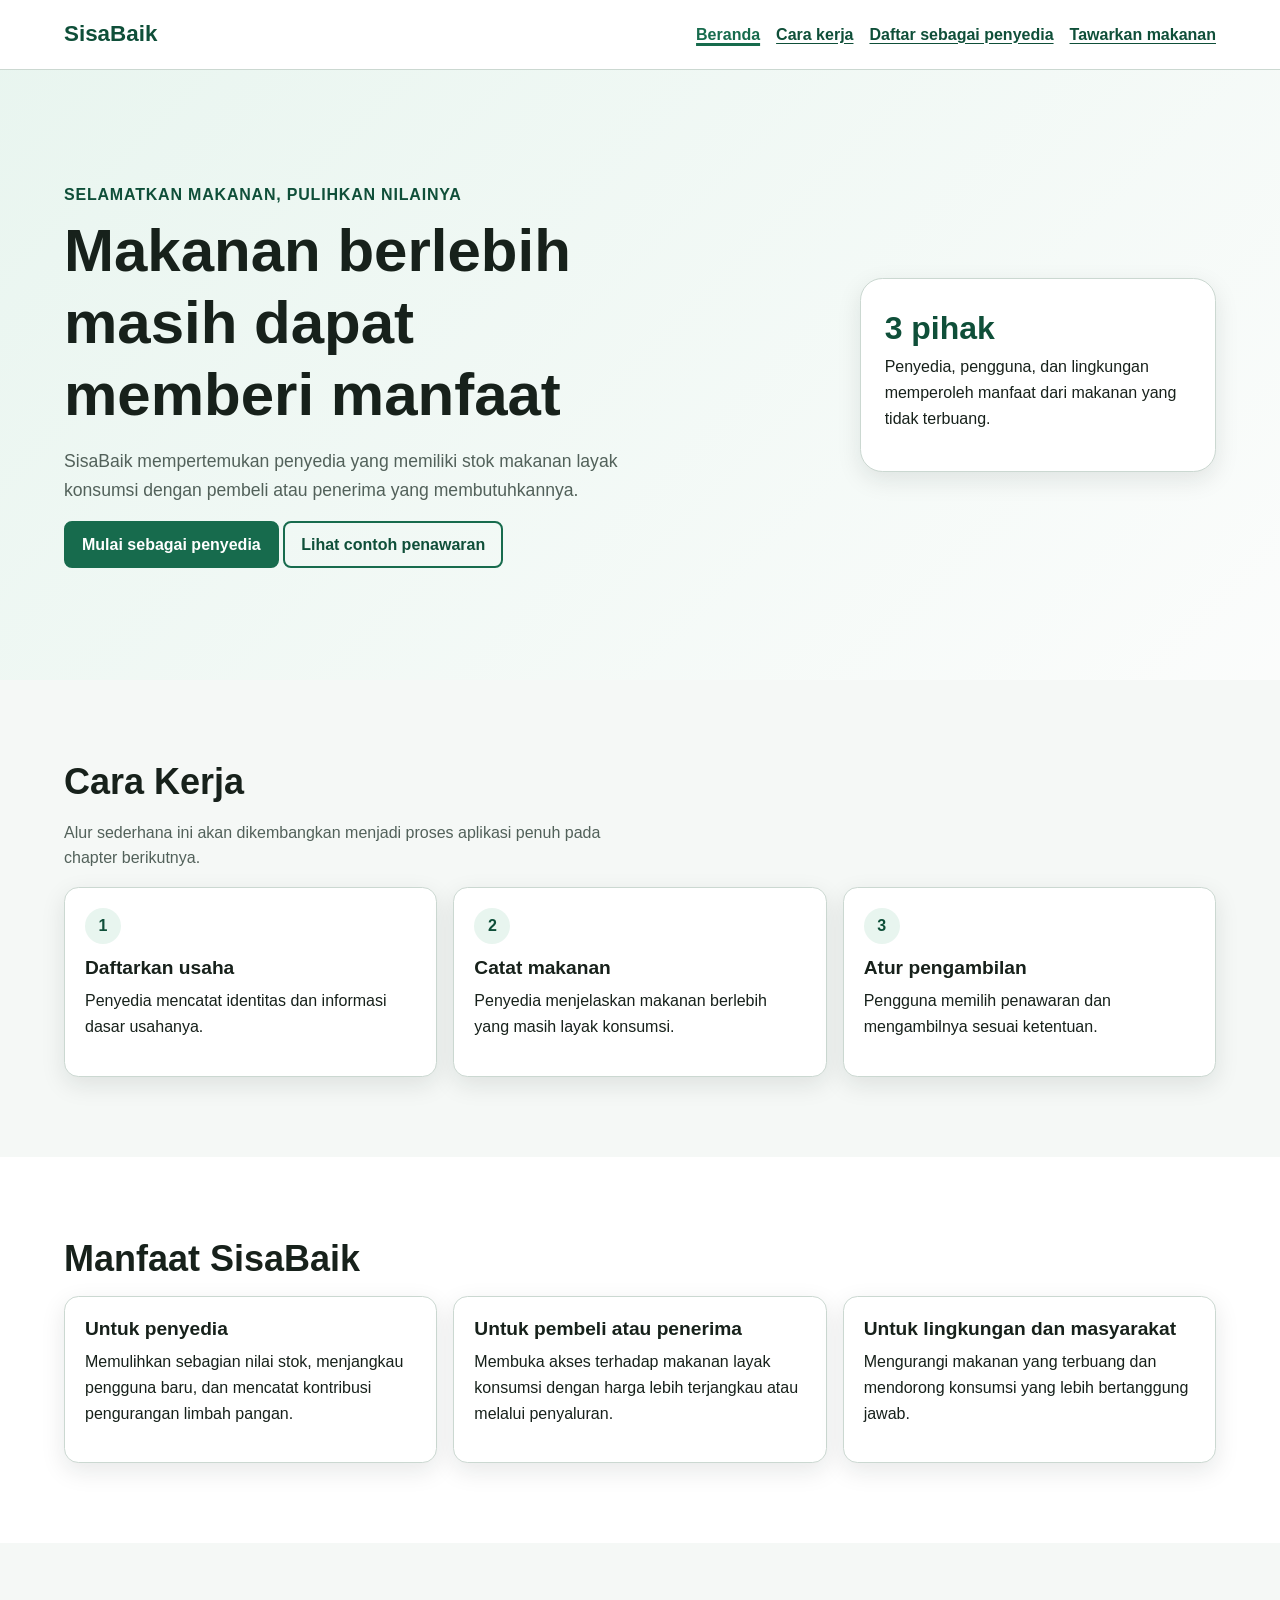
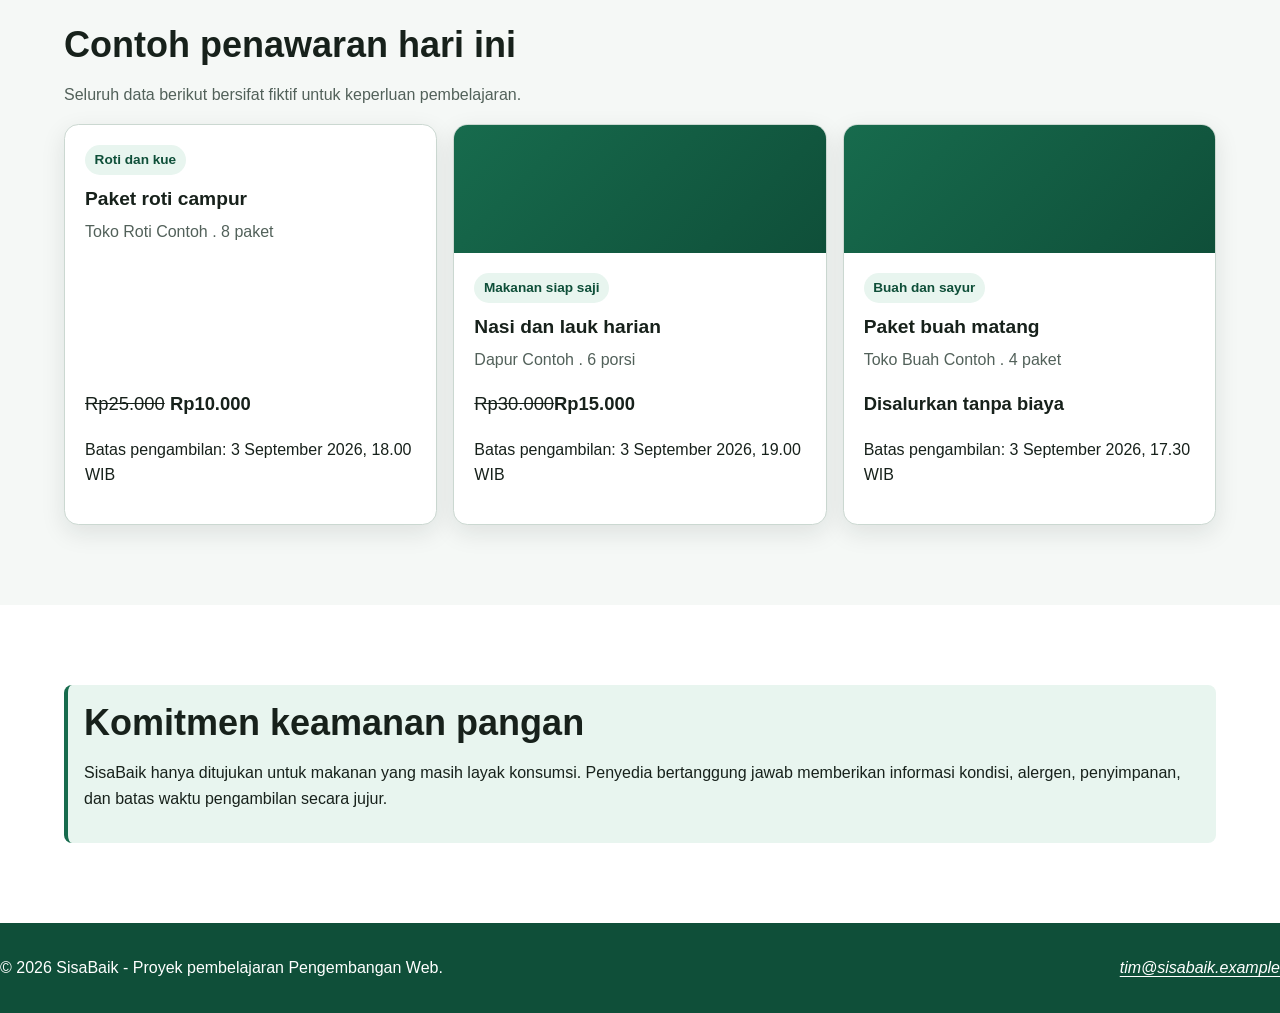
<file: index.html>
<!doctype html>
<html lang="id">
    <head>
        <meta charset="utf-8">
    <meta name="viewport" content="width=device-width, initial-scale=1">
    <meta name="description" content="SisaBaik membantu penyedia menawarkan makanan berlebih agar tetap bernilai, terjangkau, dan tidak terbuang.">
    <title>Beranda | SisaBaik</title>
    <link rel="stylesheet" href="styles.css">
</head>
<body>
    <a class="skip-link" href="#konten-utama">Lewati ke konten utama</a>

    <header class="site-header">
        <div class="container header-layout">
            <p class="brand">SisaBaik</p>
            <nav aria-label="Navigasi utama">
                <ul class="nav-list">
                    <li><a href="index.html" aria-current="page">Beranda</a></li>
                    <li><a href="#cara-kerja">Cara kerja</a></li>
                    <li><a href="daftar-penyedia.html">Daftar sebagai penyedia</a></li>
                    <li><a href="tawarkan-makanan.html">Tawarkan makanan</a></li>
                </ul>
            </nav>
        </div>
</header>

<main id="konten-utama" tabindex="-1">
    <section class="hero" aria-labelledby="judul-utama">
        <div class="container hero-layout">
            <div>
                <p class="eyebrow">Selamatkan makanan, pulihkan nilainya</p>
                <h1 id="judul-utama">Makanan berlebih masih dapat memberi manfaat</h1>
                <p class="lead">SisaBaik mempertemukan penyedia yang memiliki stok makanan layak konsumsi dengan pembeli
                atau penerima yang membutuhkannya.</p>
                <div class="button-group">
                    <a class="button" href="daftar-penyedia.html">Mulai sebagai penyedia</a>
                    <a class="button button-secondary" href="#penawaran-contoh">Lihat contoh penawaran</a>
                </div>
            </div>
            <aside class="hero-panel" aria-label="Ringkasan manfaat SisaBaik">
                <strong>3 pihak</strong>
                <p>Penyedia, pengguna, dan lingkungan memperoleh manfaat dari makanan yang tidak terbuang.</p>
            </aside>
        </div>
    </section>
    
    <section class="section" id="cara-kerja" aria-labelledby="judul-cara-kerja">
        <div class="container">
            <h2 id="judul-cara-kerja">Cara Kerja</h2>
            <p class="section-intro">Alur sederhana ini akan dikembangkan menjadi proses aplikasi penuh pada chapter berikutnya.</p>
            <div class="steps-grid">
                <article class="card">
                    <span class="step-number" aria=-hidden="true">1</span>
                    <h3>Daftarkan usaha</h3>
                    <p>Penyedia mencatat identitas dan informasi dasar usahanya.</p>
                </article>
                <article class="card">
                    <span class="step-number" aria-hidden="true">2</span>
                    <h3>Catat makanan</h3>
                    <p>Penyedia menjelaskan makanan berlebih yang masih layak konsumsi.</p>
                </article>
                <article class="card">
                    <span class="step-number" aria-hidden="true">3</span>
                    <h3>Atur pengambilan</h3>
                    <p>Pengguna memilih penawaran dan mengambilnya sesuai ketentuan.</p>
                </article>
            </div>
        </div> 
    </section>

    <section class="section section-alt" aria-labelledby="judul-manfaat">
        <div class="container">
            <h2 id="judul-manfaat">Manfaat SisaBaik</h2>
            <div class="benefit-grid">
                <article class="card">
                    <h3>Untuk penyedia</h3>
                    <p>Memulihkan sebagian nilai stok, menjangkau pengguna baru, dan mencatat kontribusi pengurangan limbah pangan.</p>
                </article>
                <article class="card">
                    <h3>Untuk pembeli atau penerima</h3>
                    <p>Membuka akses terhadap makanan layak konsumsi dengan harga lebih terjangkau atau melalui penyaluran.</p>
                </article>
                <article class="card">
                    <h3>Untuk lingkungan dan masyarakat</h3>
                    <p>Mengurangi makanan yang terbuang dan mendorong konsumsi yang lebih bertanggung jawab.</p>
                </article>
            </div>
        </div>
    </section>

    <section class="section" id="penawaran-contoh" aria-labelledby="judul-penawaran">
        <div class="container">
            <h2 id="judul-penawaran">Contoh penawaran hari ini</h2>
            <p class="section-intro">Seluruh data berikut bersifat fiktif untuk keperluan pembelajaran.</p>
            <div class="offer-grid">
                <article class="offer-card">
                    <div class="offer-card_visual" aria hidden="true"></div>
                    <div class="offer-card_content">
                        <span class="badge">Roti dan kue</span>
                        <h3>Paket roti campur</h3>
                        <p class="offer-card_meta">Toko Roti Contoh . <data value="8">8 paket</data></p>
                        <p class="offer-card_price"><del>Rp25.000</del> <strong>Rp10.000</strong></p>
                        <p>Batas pengambilan: <time datetime="2026-09-03T18:00+07:00">3 September 2026, 18.00 WIB</time></p>
                    </div>
                </article>
                <article class="offer-card">
                    <div class="offer-card_visual" aria-hidden="true"></div>
                    <div class="offer-card_content">
                        <span class="badge">Makanan siap saji</span>
                        <h3>Nasi dan lauk harian</h3>
                        <p class="offer-card_meta">Dapur Contoh . <data value="6">6 porsi</data></p>
                        <p class="offer-card_price"><del>Rp30.000</del><strong>Rp15.000</strong></p>
                        <p>Batas pengambilan: <time datetime="2026-09-03T19:00+07:00">3 September 2026, 19.00 WIB</time></p>
                    </div>
                </article>
                <article class="offer-card">
                    <div class="offer-card_visual" aria-hidden="true"></div>
                    <div class="offer-card_content">
                        <span class="badge">Buah dan sayur</span>
                        <h3>Paket buah matang</h3>
                        <p class="offer-card_meta">Toko Buah Contoh . <data value="4">4 paket</data></p>
                        <p class="offer-card_price"><strong>Disalurkan tanpa biaya</strong></p>
                        <p>Batas pengambilan: <time datetime="2026-09-03T17:30+07:00">3 September 2026, 17.30 WIB</time></p>
                    </div>
                </article>
            </div>
        </div>
    </section>

    <section class="section section-alt" aria-labelledby="judul-keamanan">
        <div class="container">
            <div class="notice">
            <h2 id="judul-keamanan">Komitmen keamanan pangan</h2>
            <p>SisaBaik hanya ditujukan untuk makanan yang masih layak konsumsi. Penyedia bertanggung jawab memberikan informasi kondisi, alergen, penyimpanan, dan batas waktu pengambilan secara jujur.</p>
            </div>
        </div>
    </section>
</main>

<footer class="site-footer">
    <div class="conteine footer-layout">
        <p>&copy; 2026 SisaBaik - Proyek pembelajaran Pengembangan Web.</p>
        <address><a href="mailto:tim@sisabaik.example">tim@sisabaik.example</a></address>
    </div>
</footer>
</body>
</html>
</file>
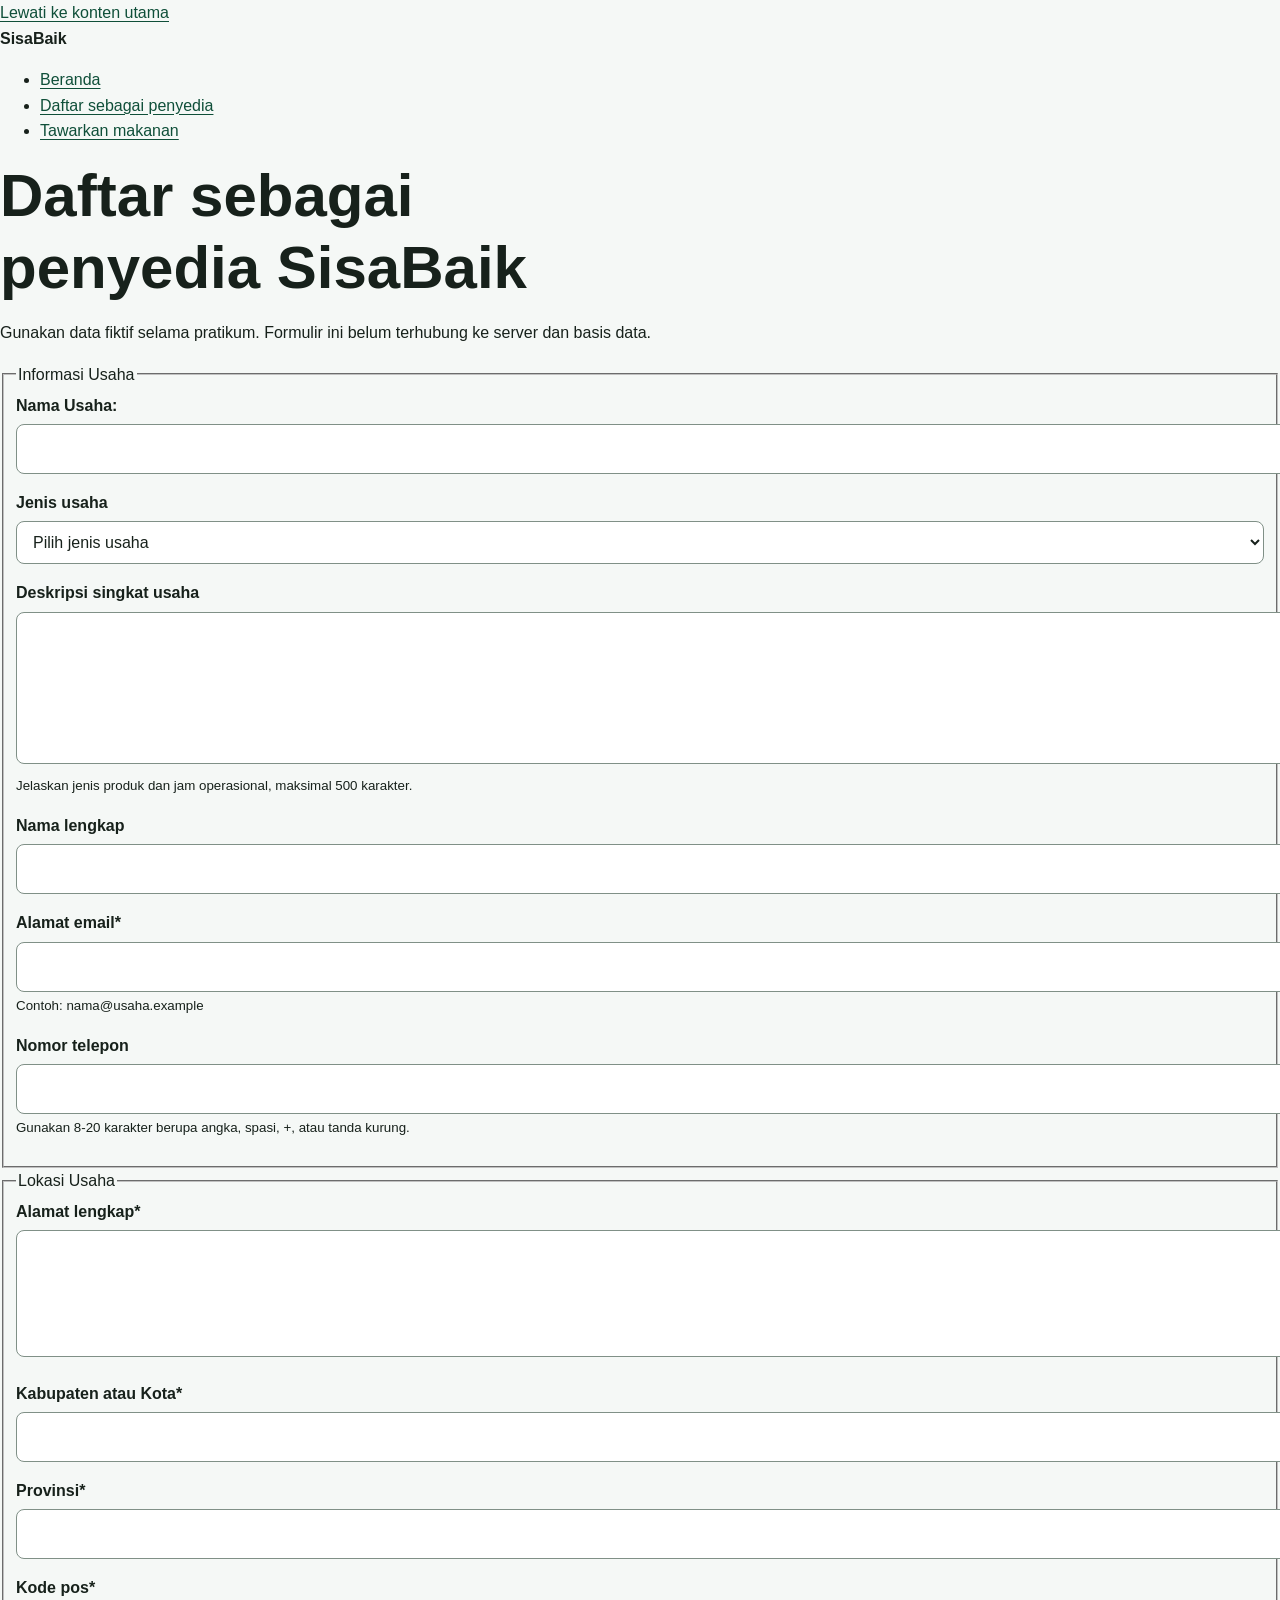
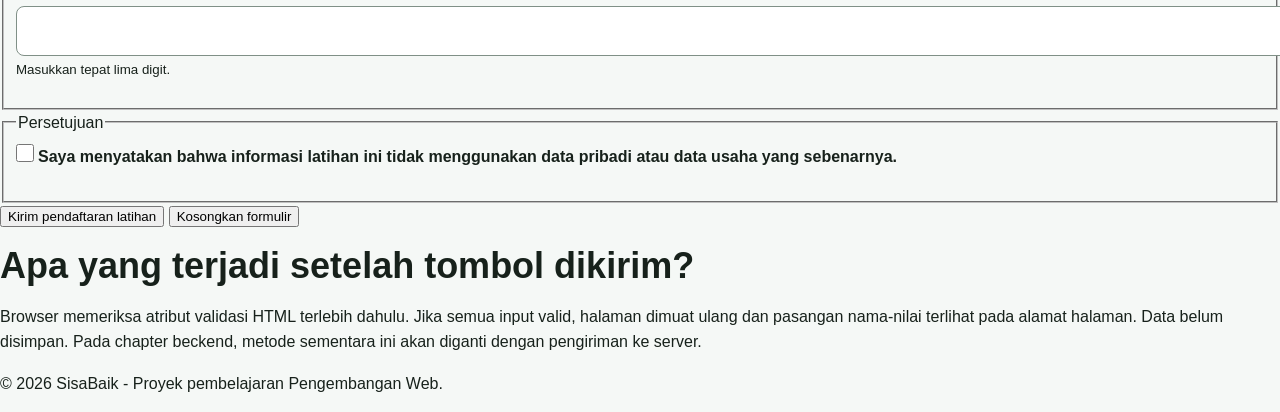
<file: daftar-penyedia.html>
<!doctype html>
<html lang="id">
    <head>
        <meta charset="utf-8">
        <meta name="viewport" content="width=device-width, initial-scale=1">
        <meta name="description" content="Formulir prototipe untuk mendaftarkan usaha sebagai penyedia makanan di SisaBaik.">
        <title>Daftar Penyedia | SisaBaik</title>
        <link rel="stylesheet" href="styles.css">
        <script src="app.js" defer></script>
    </head>
    <body>
        <a href="#konten-utama">Lewati ke konten utama</a>

        <header>
            <p><strong>SisaBaik</strong></p>
            <nav aria-label="Navigasi Utama">
                <ul>
                    <li><a href="index.html">Beranda</a></li>
                    <li><a href="daftar-penyedia.html" aria-current="page">Daftar sebagai penyedia</a></li>
                    <li><a href="tawarkan-makanan.html">Tawarkan makanan</a></li>
                </ul>
            </nav>
        </header>

        <main id="konten-utama" tabindex="-1">
            <h1>Daftar sebagai penyedia SisaBaik</h1>
                <p>
                    Gunakan data fiktif selama pratikum. Formulir ini belum terhubung ke server dan basis data.
                </p>
                <form action="daftar-penyedia.html" method="get" aria-describedby="petunjuk-wajib">
                    <fieldset>
                        <legend>Informasi Usaha</legend>
                        <p>
                            <label for="nama-usaha">Nama Usaha:</label><br>
                            <input type="text" id="nama-usaha" name="nama-usaha" autocomplete="organization" minlength="3" maxlength="100" required>
                        </p>
                        <p>
                            <label for="jenis-usaha">Jenis usaha</label><br>
                            <select id="jenis-usaha" name="jenis_usaha" required>
                                <option value="">Pilih jenis usaha</option>
                                <option value="restoran">Restoran</option>
                                <option value="toko-roti">Toko roti</option>
                                <option value="katering">Katering</option>
                                <option value="ritel">Toko ritel</option>
                                <option value="hotel">Hotel atau penginapan</option>
                                <option value="lainnya">Lainnya</option>
                            </select>
                        </p>
                        <p>
                            <label for="deskripsi-usaha">Deskripsi singkat usaha</label><br>
                            <textarea id="deskripsi-usaha" name="deskripsi_usaha" rows="5" maxlength="500" aria-describedby="bantuan-deskripsi"></textarea><br>
                            <small id="bantuan-deskripsi">Jelaskan jenis produk dan jam operasional, maksimal 500 karakter.</small>
                        </p>
                        <p>
                            <label for="nama-penanggung-jawab">Nama lengkap</label><br>
                            <input type="text" id="nama-penanggung-jawab" name="nama_penanggung_jawab" autocomplete="name" minlength="3" maxlength="100" required>
                        </p>
                        <p>
                            <label for="email">Alamat email*</label><br>
                            <input type="email" id="email" name="email" autocomplete="email" maxlength="254" aria-describedby="bantuan-email" required><br>
                            <small id="bantuan-email">Contoh: nama@usaha.example</small>
                        </p>
                        <p>
                            <label for="telepon">Nomor telepon</label><br>
                            <input type="tel" id="telepon" name="telepon" autocomplete="tel" inputmode="tel" pattern="[0-9+() ]{8,20}" aria-describedby="bantuan-telepon" required><br>
                            <small id="bantuan-telepon">Gunakan 8-20 karakter berupa angka, spasi, +, atau tanda kurung.</small>
                        </p>
                    </fieldset>

                    <fieldset>
                        <legend>Lokasi Usaha</legend>
                        <p>
                            <label for="alamat">Alamat lengkap*</label><br>
                            <textarea id="alamat" name="alamat" rows="4" autocomplete="street-address" minlength="10" maxlength="250" required></textarea>
                        </p>

                        <p> 
                            <label for="kota">Kabupaten atau Kota*</label><br>
                            <input type="text" id="kota" name="kota" autocomplete="address-level2"  maxlength="100" required>
                        </p>

                        <p>
                            <label for="provinsi">Provinsi*</label><br>
                            <input type="text" id="provinsi" name="provinsi" autocomplete="address-level1" maxlength="100" required>
                        </p>

                        <p>
                            <label for="kode-pos">Kode pos*</label><br>
                            <input type="text" id="kode-pos" name="kode_pos" autocomplete="postal-code" inputmode="numeric" pattern="[0-9]{5}" aria-describedby="bantuan-kode-pos" required><br>
                            <small id="bantuan-kode-pos">Masukkan tepat lima digit.</small>
                        </p>
                    </fieldset>

                    <fieldset>
                        <legend>Persetujuan</legend>
                        <p>
                            <input type="checkbox" id="persetujuan" name="persetujuan" value="setuju" required>
                            <label for="persetujuan">
                                Saya menyatakan bahwa informasi latihan ini tidak menggunakan data pribadi atau data usaha yang sebenarnya.</label>
                        </p>
                        </fieldset>

                        <p>
                            <button type="submit">Kirim pendaftaran latihan</button>
                            <button type="reset">Kosongkan formulir</button>
                        </p>
                </form> 

                <section aria-labelledby="catatan-prototipe">
                    <h2 id="catatan-prototipe">Apa yang terjadi setelah tombol dikirim?</h2>
                    <p>
                        Browser memeriksa atribut validasi HTML terlebih dahulu. Jika semua input valid, halaman dimuat ulang dan pasangan nama-nilai terlihat pada alamat halaman. Data belum disimpan. Pada chapter beckend, metode sementara ini akan diganti dengan pengiriman ke server.
                    </p>
                </section>
            </main>

            <footer>
                <p>&copy; 2026 SisaBaik - Proyek pembelajaran Pengembangan Web.</p>
            </footer>
    </body>
</html>
</file>
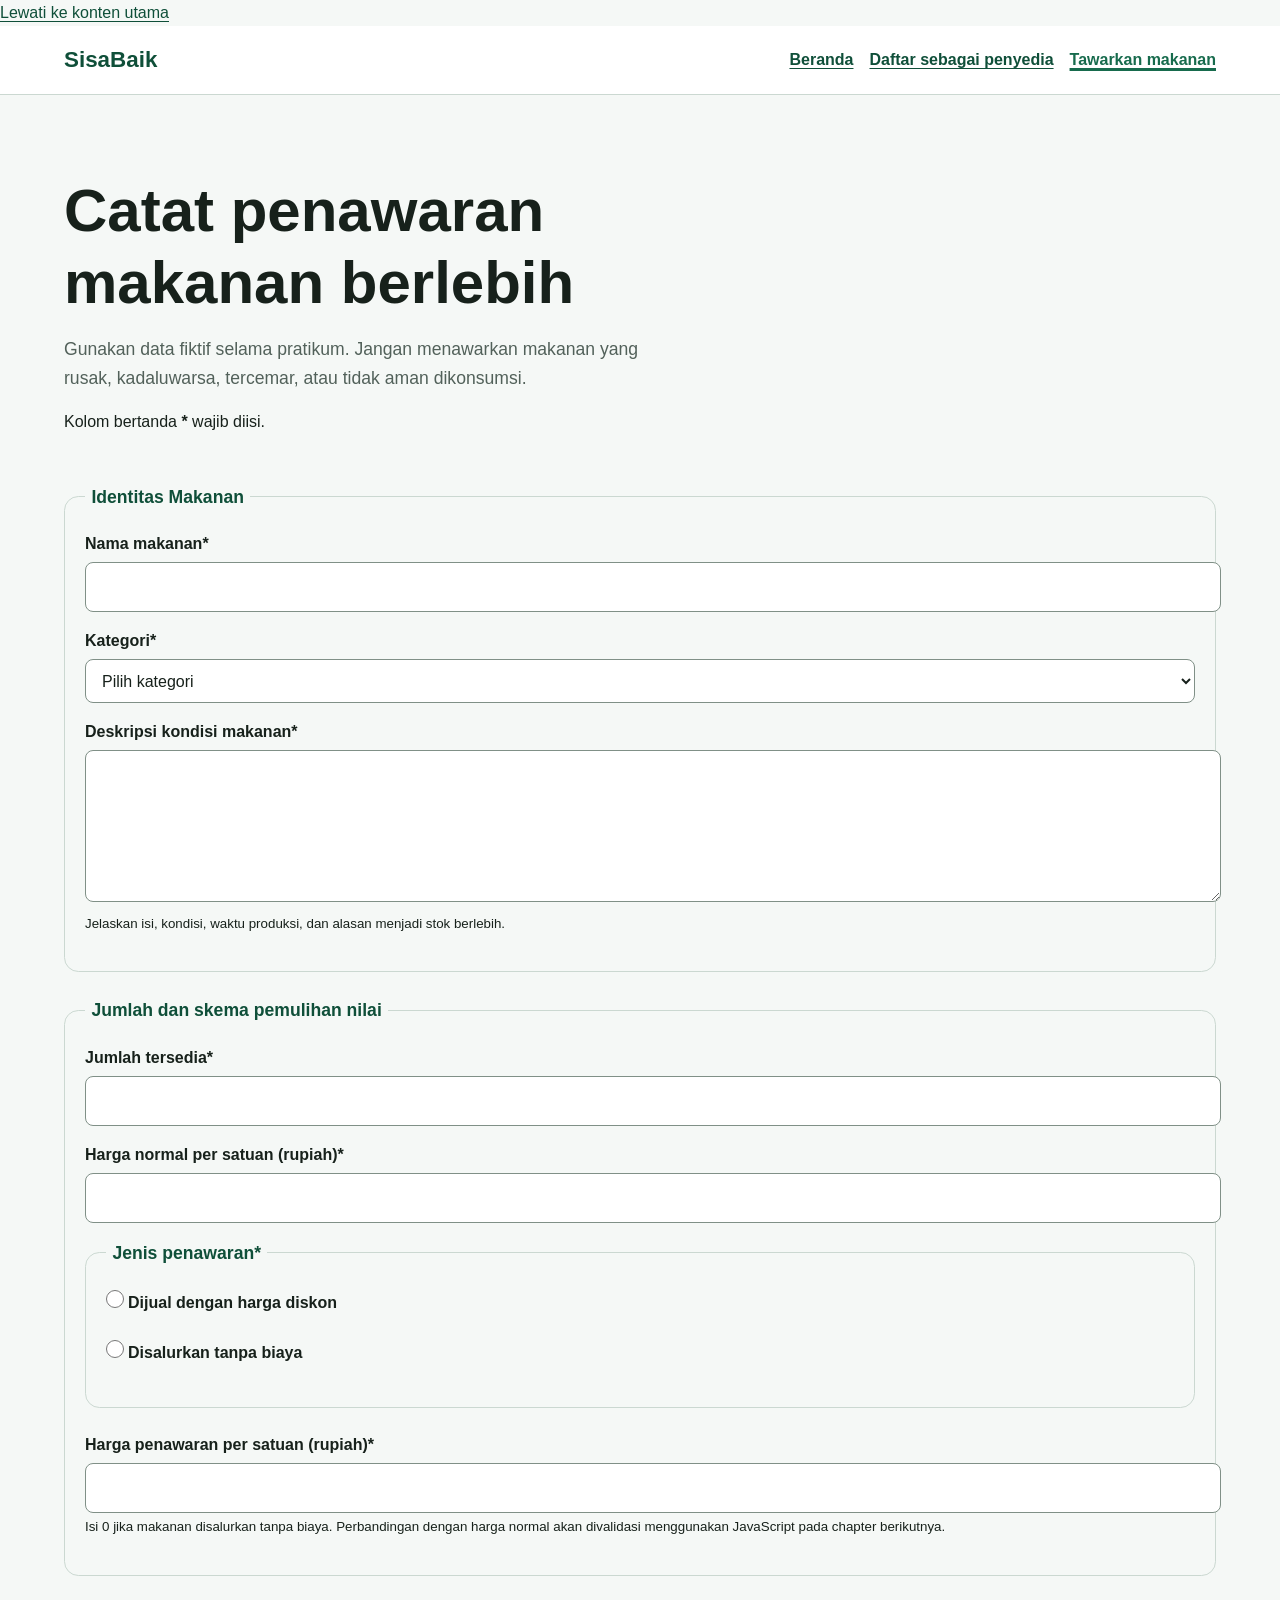
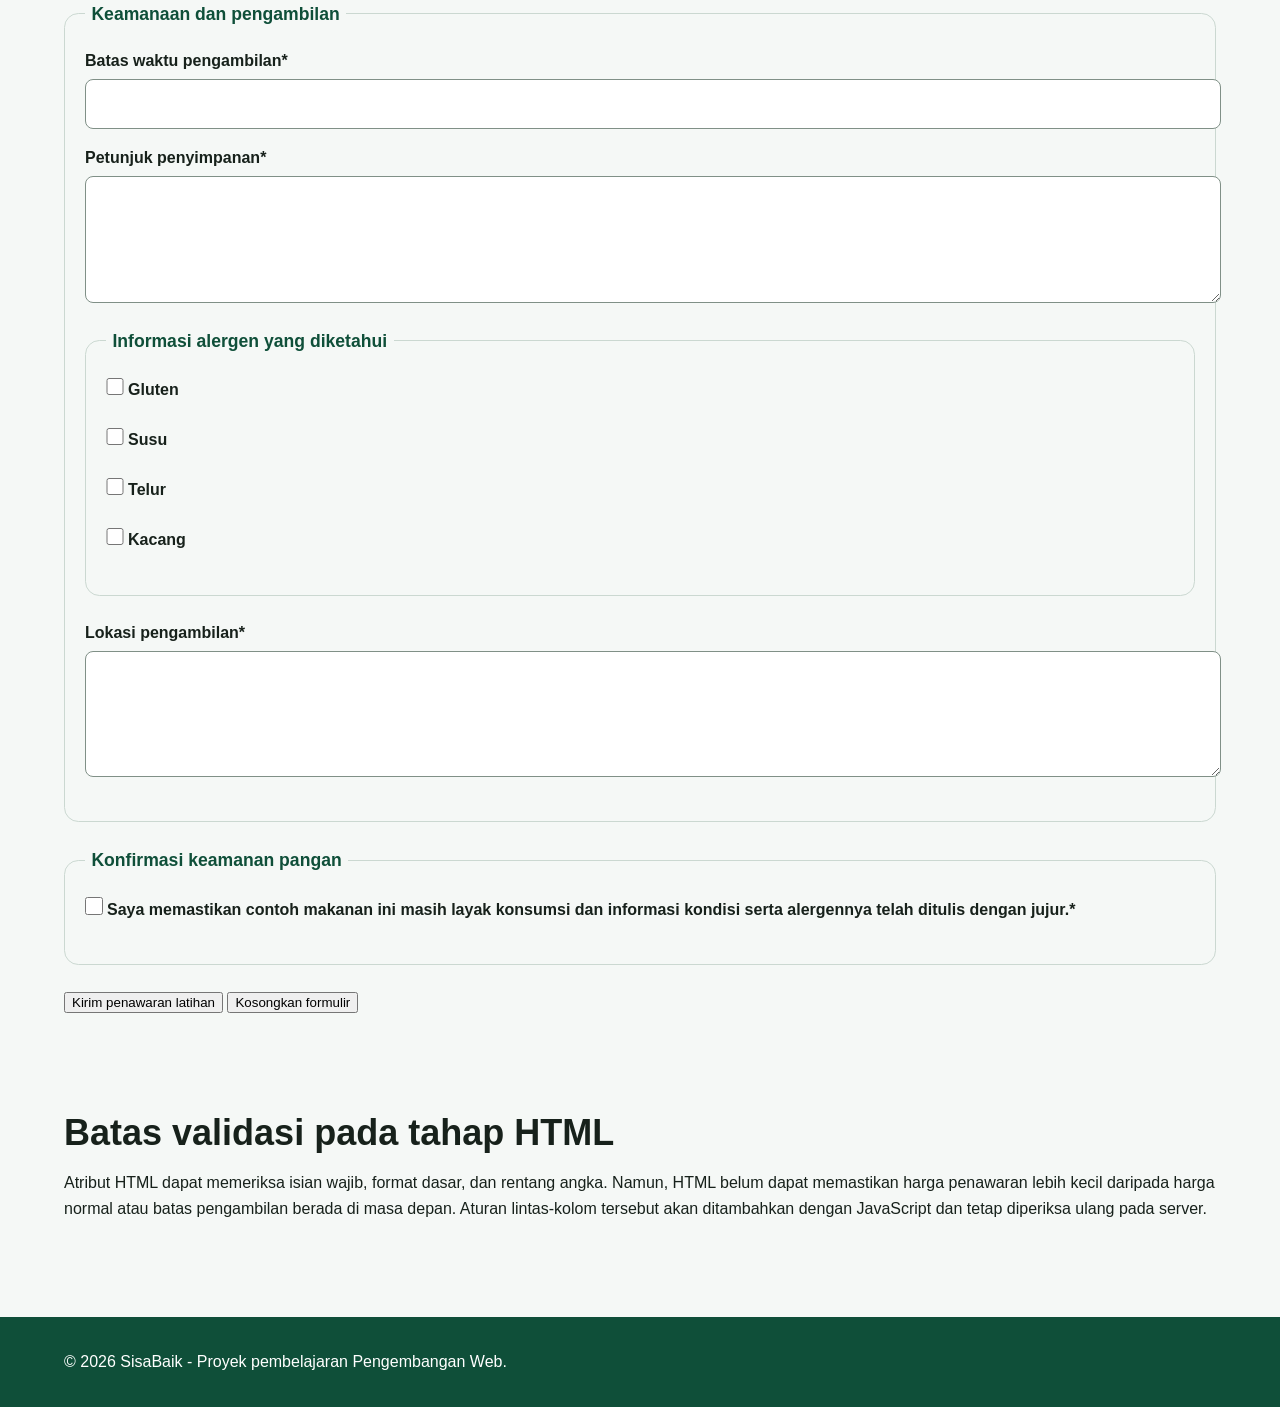
<file: tawarkan-makanan.html>
<!doctype html>
<html lang="id">
<head>
    <meta charset="UTF-8">
    <meta name="viewport" content="width=device-width, initial-scale=1.0">
    <meta name="description" content="Formulir prototipe untuk mencatat makanan berlebih yang akan ditawarkan melalui SisaBaik.">
    <title>Tawarkan Makanan | SisaBaik</title>
    <link rel="stylesheet" href="styles.css">
    <script src="app.js" defer></script>
</head>
<body>
    <a classs="skip-link" href="#konten-utama">Lewati ke konten utama</a>

    <header class="site-header">
        <div class="container header-layout">
        <p class="brand">SisaBaik</p>
        <nav aria-label="Navigasi Utama">
            <ul class="nav-list">
                <li><a href="index.html">Beranda</a></li>
                <li><a href="daftar-penyedia.html">Daftar sebagai penyedia</a></li>
                <li><a href="tawarkan-makanan.html" aria-current="page">Tawarkan makanan</a></li>
            </ul>
        </nav>
        </div>
    </header>

    <main class="container" id="konten-utama" tabindex="-1">
        <div class="page-heading">
        <h1>Catat penawaran makanan berlebih</h1>
        <p class="lead">Gunakan data fiktif selama pratikum. Jangan menawarkan makanan yang rusak, kadaluwarsa, tercemar, atau tidak aman dikonsumsi.</p>
        <p class="required-note" id="petunjuk-wajib">Kolom bertanda <strong>*</strong> wajib diisi.</p> 
    </div>

        <form id="form-penawaran" action="tawaran-makanan.html" method="get" aria-describedby="petunjuk-wajib">
            <fieldset class="form-section">
                <legend>Identitas Makanan</legend>

                <p>
                    <label for="nama-makanan">Nama makanan*</label><br>
                    <input type="text" id="nama-makanan" name="nama-makanan" minlength="3" maxlength="120" required>
                </p>

                <p>
                    <label for="kategori">Kategori*</label><br>
                    <select id="kategori" name="kategori" required>
                        <option value="">Pilih kategori</option>
                        <option value="makanan-siap-saji">Makanan siap-saji</option>
                        <option value="roti-kue">Roti atau kue</option>
                        <option value="buah-sayur">Buah atau sayur</option>
                        <option value="minuman">Minuman</option>
                        <option value="bahan-pangan">Bahan pangan</option>
                        <option value="lainnya">Lainnya</option>
                    </select>
                </p>

                <p>
                    <label for="deskripsi-makanan">Deskripsi kondisi makanan*</label><br>
                    <textarea id="deskripsi-makanan" name="deskripsi-makanan" rows="5" minlength="20" maxlength="600" aria-describedby="bantuan-deskripsi-makanan" required></textarea><br>
                    <small id="bantuan-deskripsi-makanan">Jelaskan isi, kondisi, waktu produksi, dan alasan menjadi stok berlebih.</small>
                </p>         
            </fieldset>

            <fieldset class="form-section">
                <legend>Jumlah dan skema pemulihan nilai</legend>

                <p>
                    <label for="jumlah">Jumlah tersedia*</label><br>
                    <input type="number" id="jumlah" name="jumlah" min="1" max="1000" step="1" required>
                </p>

                <p>
                    <label for="harga-normal">Harga normal per satuan (rupiah)*</label><br>
                    <input type="number" id="harga-normal" name="harga_normal" min="0" max="10000000" step="500" required>
                </p>

                <fieldset class="form-section">
                    <legend>Jenis penawaran*</legend>
                    <p>
                        <input type="radio" id="jenis-diskon" name="jenis_penawaran" value="diskon" required>
                        <label for="jenis-diskon">Dijual dengan harga diskon</label>
                    </p>
                    
                    <p>
                        <input type="radio" id="jenis-donasi" name="jenis_penawaran" value="donasi">
                        <label for="jenis-donasi">Disalurkan tanpa biaya</label>
                    </p>
                    </fieldset>

                    <p>
                        <label for="harga-pemulihan">Harga penawaran per satuan (rupiah)*</label><br>
                        <input type="number" id="harga-pemulihan" name="harga_pemulihan" min="0" max="10000000" step="500" aria-describedby="bantuan-harga" required><br>
                        <small id="bantuan-harga">Isi 0 jika makanan disalurkan tanpa biaya. Perbandingan dengan harga normal akan divalidasi menggunakan JavaScript pada chapter berikutnya.</small>
                    </p>
                    </fieldset>

                    <fieldset class="form-section">
                        <legend>Keamanaan dan pengambilan</legend>

                        <p>
                            <label for="batas-pengambilan">Batas waktu pengambilan*</label><br>
                            <input type="text" id="batas-pengambilan" name="batas_pengambilan" required>
                        </p>

                        <p>
                            <label for="petunjuk-penyimpanan">Petunjuk penyimpanan*</label><br>
                            <textarea id="petunjuk-penyimpanan" name="petunjuk_penyimpanan" rows="4" minlength="10" maxlength="300" required></textarea>
                        </p>

                        <fieldset class="form-section">
                            <legend>Informasi alergen yang diketahui</legend>
                            <p>
                                <input type="checkbox" id="alergen-gluten" name="alergen" value="gluten">
                                <label for="alergen-gluten">Gluten</label>
                            </p>

                            <p>
                                <input type="checkbox" id="alergen-susu" name="alergen" value="susu">
                                <label for="alergen-susu">Susu</label>
                            </p>

                            <p>
                                <input type="checkbox" id="alergen-telur" name="alergen" value="telur">
                                <label for="alergen-telur">Telur</label>
                            </p>

                            <p>
                                <input type="checkbox" id="alergen-kacang" name="alergen" value="kacang">
                                <label for="alergen-kacang">Kacang</label>
                            </p>
                        </fieldset>

                        <p>
                            <label for="lokasi-pengambilan">Lokasi pengambilan*</label><br>
                            <textarea id="lokasi-pengambilan" name="lokasi_pengambilan" rows="4" autocomplete="street-address" minlength="10" maxlength="250" required></textarea>
                        </p>
                        </fieldset>

                        <fieldset class="form-section">
                            <legend>Konfirmasi keamanan pangan</legend>
                            <p>
                                <input type="checkbox" id="konfirmasi-keamanan" name="konfirmasi_keamanan" value="terkonfirmasi" required>
                                <label for="konfirmasi-keamanan">Saya memastikan contoh makanan ini masih layak konsumsi dan informasi kondisi serta alergennya telah ditulis dengan jujur.*</label>
                            </p>
                        </fieldset>

                        <p class="form-actions">
                            <button type="submit">Kirim penawaran latihan</button>
                            <button type="reset">Kosongkan formulir</button>
                        </p>
                        </form>

                        <section class="section" aria-labelledby="batas-validasi-html">
                            <h2 id="batas-validasi-html">Batas validasi pada tahap HTML</h2>
                        <p>
                            Atribut HTML dapat memeriksa isian wajib, format dasar, dan rentang angka. Namun, HTML belum dapat memastikan harga penawaran lebih kecil daripada harga normal atau batas pengambilan berada di masa depan. Aturan lintas-kolom tersebut akan ditambahkan dengan JavaScript dan tetap diperiksa ulang pada server.
                        </p>
                    </section>
                </main>

                <footer class="site-footer">
                    <div class="container footer-layout">
                        <p>&copy; 2026 SisaBaik - Proyek pembelajaran Pengembangan Web.</p>
                    </div>
                </footer>
</body>
</html>
</file>
<file: styles.css>
:root {
    --color-primary: #176b4d;
    --color-primary-dark: #0f4f39;
    --color-primary-soft: #e8f5ef;
    --color-accent: #f2b84b;
    --color-text: #17211b;
    --color-muted: #52615a;
    --color-surface: #ffffff;
    --color-background: #f5f8f6;
    --color-border: #cbd8d1;
    --color-danger: #a52a2a;
    --shadow-card: 0 0.5rem 1.5rem rgb(23 33 27 / 10%);
    --radius-small: 0.5rem;
    --radius-medium: 0.9rem;
    --radius-large: 1.4rem;
    --content-width: 72rem;
}

::before,
::after {
    box-sizing: border-box;
}
html {
    scroll-behavior: smooth;
}
body {
    margin: 0;
    background: var(--color-background);
    color: var(--color-text);
    font-family: Arial, Helvetica, sans-serif;
    font-size: 1rem;
    line-height: 1.6;
}

h1,
h2,
h3,
p {
    margin-block-start: 0;
}

h1,
h2,
h3 {
    line-height: 1.2;
}

h1 {
    max-width: 18ch;
    margin-block-end: 1rem;
    font-size: clamp(2rem, 7vw, 3.75rem);
}

h2 {
    margin-block-end: 1rem;
    font-size: clamp(1.5rem, 5vw, 2.25rem);
}

h3 {
    margin-block-end: 0.6rem;
    font-size: 1.2rem;
}

a{
    color: var(--color-primary-dark);
    text-underline-offset: 0.2em;
}

a:hover {
    text-decoration-thickness: 0.18em;
}

:focus-visible {
    outline: 0.2rem solid var(--color-accent);
    outline-offset: 0.2rem;
}

.skip-link {
    position: absolute;
    inset-block-start: 0.5rem;
    inset-inline-start: 0.5rem;
    z-index: 100;
    padding: 0.7rem 1rem;
    border-radius: var(--radius-small);
    background: var(--color-text);
    color: var(--color-surface);
    transform: translateY(-180%);
}

.skip-link:focus {
    transform: translateY(0);
}

.container {
    width: min(100% - 2rem, var(--content-width));
    margin-inline: auto;
}

.site-header {
    background: var(--color-surface);
    border-block-end: 0.0625rem solid var(--color-border);
}

.header-layout {
    display: flex;
    flex-direction: column;
    gap: 0.75rem;
    padding-block: 1rem;
}

.brand {
    margin: 0;
    color: var(--color-primary-dark);
    font-size: 1.4rem;
    font-weight: 700;
}

.nav-list {
    display: flex;
    flex-wrap: wrap;
    gap: 0.5rem 1rem;
    margin: 0;
    padding: 0;
    list-style: none;
}

.nav-list a {
    display: inline-block;
    padding-block: 0.35rem;
    font-weight: 700;
}

.nav-list a[aria-current="page"] {
    color: var(--color-primary);
    text-decoration-thickness: 0.2em;
}

.hero {
    padding-block: clamp(3rem, 10vw, 7rem);
    background:
        linear-gradient(135deg, rgb(232 245 239 / 95%), rgb(255 255 255 / 62%));
}

.hero-layout {
    display: grid;
    gap: 2rem;
    align-items: center;
}

.eyebrow {
    margin-block-end: 0.5rem;
    color: var(--color-primary-dark);
    font-weight: 700;
    letter-spacing: 0.05em;
    text-transform: uppercase;
}

.lead {
    max-width: 62ch;
    color: var(--color-muted);
    font-size: 1.1rem; 
}

.hero-panel {
    padding: 1.5rem;
    border: 0.0625rem solid var(--color-border);
    border-radius: var(--radius-large);
    background: var(--color-surface);
    box-shadow: var(--shadow-card);
}

.hero-panel strong {
    display: block;
    color: var(--color-primary-dark);
    font-size: 2rem;
}

.button-group,
.form-actions {
    display: wrap;
    gap: 0.75rem;
    align-items: center;
}

.button {
    display: inline-block;
    padding: 0.75rem 1rem;
    border: 0.125rem solid var(--color-primary);
    border-radius: var(--radius-small);
    background: var(--color-primary);
    color: var(--color-surface);
    font: inherit;
    font-weight: 700;
    line-height: 1.2;
    text-decoration: none;
    cursor: pointer;
}

.button:hover {
    background: var(--color-primary-dark);
    border-color: var(--color-primary-dark);
}

.button-secondary {
    background: transparent;
    color: var(--color-primary-dark);
}

.section {
    padding-block: clamp(2.5rem, 7vw, 5rem);
}

.section-alt{
    background: var(--color-surface);
}

.section-intro {
    max-width: 65ch;
    color: var(--color-muted);
}

.steps-grid,
.benefit-grid,
.offer-grid {
    display: grid;
    grid-template-columns: 1fr;
    gap: 1rem;
}

.card {
    padding: 1.25rem;
    border: 0.0625rem solid var(--color-border);
    border-radius: var(--radius-medium);
    background: var(--color-surface);
    box-shadow: var(--shadow-card);
}

.step-number {
    display: inline-grid;
    width: 2.25rem;
    height: 2.25rem;
    margin-block-end: 0.75rem;
    place-items: center;
    border-radius: 50%;
    background: var(--color-primary-soft);
    color: var(--color-primary-dark);
    font-weight: 700;
}

.offer-card {
    display: flex;
    flex-direction: column;
    overflow: hidden;
    border: 0.0625rem solid var(--color-border);
    border-radius: var(--radius-medium);
    background: var(--color-surface);
    box-shadow: var(--shadow-card);
}

.offer-card_visual {
    min-height: 8rem;
    background: linear-gradient(135deg, var(--color-primary), var(--color-primary-dark));
}

.offer-card_content {
    display: flex;
    flex: 1;
    flex-direction: column;
    padding: 1.25rem;
}

.offer-card_meta {
    color: var(--color-muted);
}

.offer-card_price {
    margin-block-start: auto;
    font-size: 1.15rem;
}

.badge {
    display: inline-block;
    width: fit-content;
    margin-block-end: 0.75rem;
    padding: 0.25rem 0.6rem;
    border-radius: 999px;
    background: var(--color-primary-soft);
    color: var(--color-primary-dark);
    font-size: 0.85rem;
    font-weight: 700;
}

.notice {
    padding: 1rem;
    border-inline-start: 0.3rem solid var(--color-primary);
    border-radius: var(--radius-small);
    background: var(--color-primary-soft);
}

.page-heading {
    padding-block: clamp(2.5rem, 7vw, 5rem) 2rem;
}

.form-card {
    max-width: 56rem;
    margin-block-end: 3rem;
    padding: clamp(1rem, 4vw, 2rem);
    border: 0.0625rem solid var(--color-border);
    border-radius: var(--radius-large);
    background: var(--color-surface);
    box-shadow: var(--shadow-card);
}

.form-section {
    margin: 0 0 1.5rem;
    padding: 1.25rem;
    border: 0.0625rem solid var(--color-border);
    border-radius: var(--radius-medium);
}

.form-section legend {
    padding-inline: 0.4rem;
    color: var(--color-primary-dark);
    font-size: 1.1rem;
    font-weight: 700;
}

label {
    display: inline-block;
    margin-block-end: 0.35rem;
    font-weight: 700;
}

input,
select,
textarea {
    width: 100%;
    padding: 0.7rem 0.75rem;
    border: 0.0625rem solid #809087;
    border-radius: var(--radius-small);
    background: var(--color-surface);
    color: var(--color-text);
    font: inherit;
}

textarea {
    resize: vertical;
}

input:focus,
select:focus,
textarea:focus {
    border-color: var(--color-primary-dark);
}

input[type="checkbox"],
input[type="radio"] {
    width: 1.1rem;
    height: 1.1rem;
    margin: 0.2rem 0 0;
    accent-color: var(--color-primary);
}

required-note {
    color: var(--color-muted);
}

.site-footer {
    padding-block: 2rem;
    background: var(--color-primary-dark);
    color: var(--color-surface);
}

.site-footer a {
    color: var(--color-surface);
}

.footer-layout {
    display: flex;
    flex-direction: column;
    gap: 0.5rem;
}

.footer-layout p,
.footer-layout address {
    margin: 0;
}

@media (min-width: 48rem) {
    .header-layout {
        flex-direction: row;
        justify-content: space-between;
        align-items: center;
    }

    .hero-layout {
        grid-template-columns: minmax(0, 1.5fr) minmax(15rem, 0.7fr);
    }

    .steps-grid,
    .benefit-grid {
    grid-template-columns: repeat(3, minmax(0, 1fr));
    }
    
    .offer-grid {
    grid-template-columns: repeat(2, minmax(0, 1fr));
    }
    
    .footer-layout {
    flex-direction: row;
    justify-content: space-between;
    align-items: center;
    }
}

@media (min-width: 68rem) {
    .offer-grid {
    grid-template-columns: repeat(3, minmax(0, 1fr));
    }
}

@media (prefers-reduced-motion: reduce) {
    html {
    scroll-behavior: auto;
    }
}
</file>
